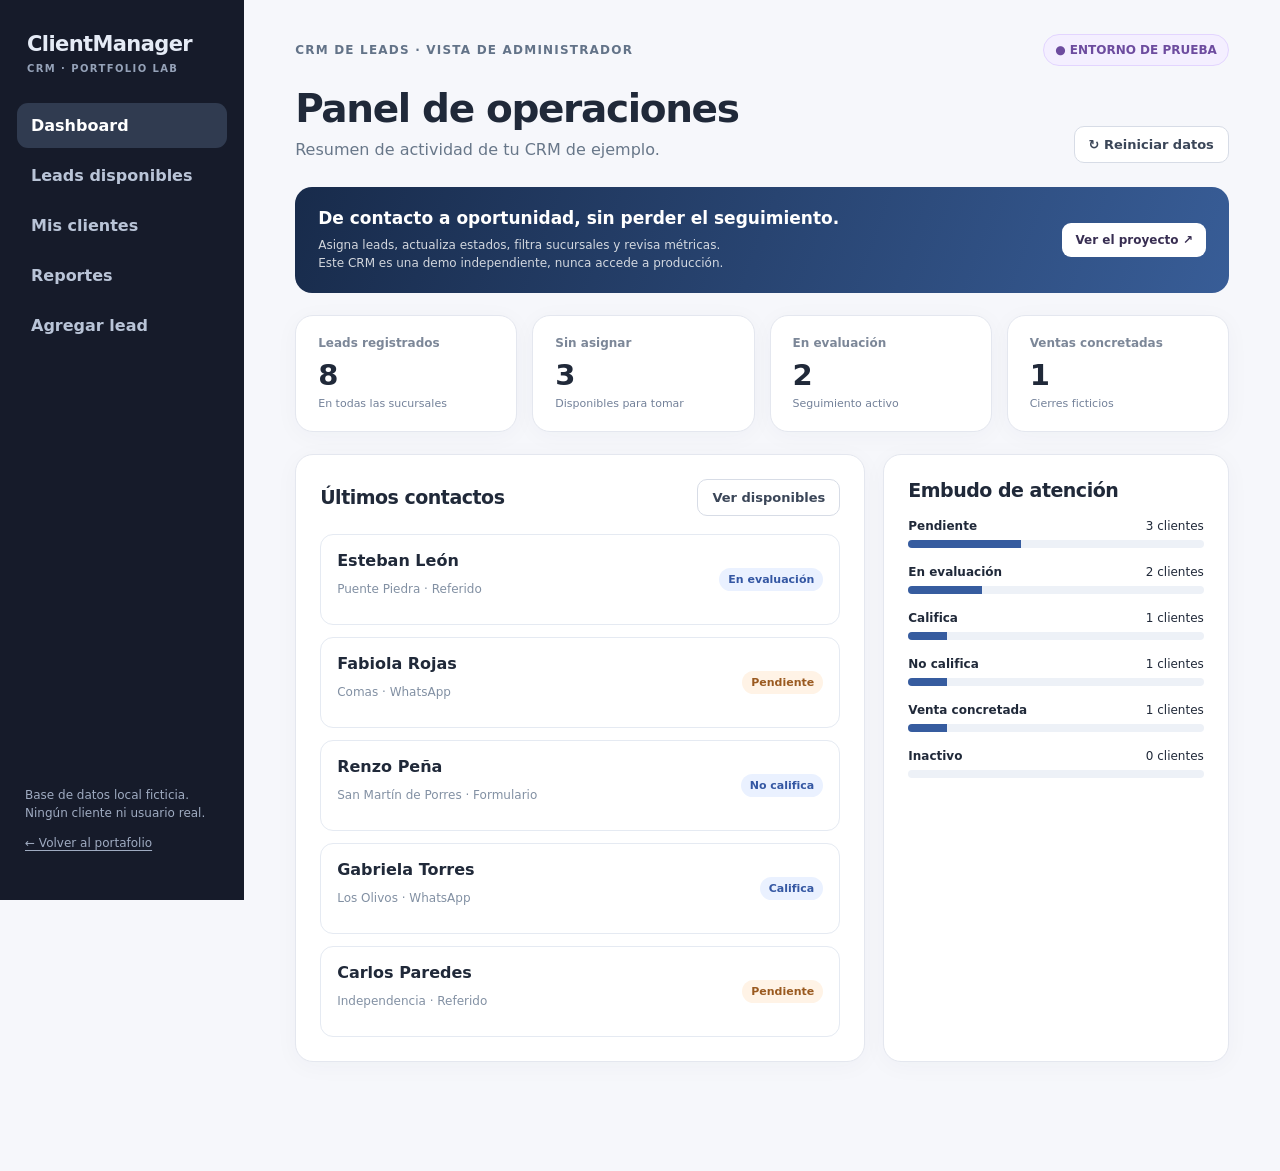
<file: demos/clientmanager.html>
<!doctype html>
<html lang="es"><head><meta charset="utf-8"><meta name="viewport" content="width=device-width,initial-scale=1"><meta name="theme-color" content="#161b2a"><meta name="description" content="CRM interactivo con clientes ficticios, independiente del sistema en producción."><title>ClientManager · Demo interactiva</title><link rel="stylesheet" href="demo.css"></head>
<body style="--accent:#365c9f"><div class="layout"><aside class="sidebar"><a class="brand" href="../index.html#portfolios">ClientManager<small>CRM · portfolio lab</small></a><nav id="menu" class="menu" aria-label="Secciones"></nav><div class="navfoot">Base de datos local ficticia. Ningún cliente ni usuario real.<p><a href="../index.html#portfolios">← Volver al portafolio</a></p></div></aside><main class="workspace"><header class="topline"><span class="eyebrow">CRM de leads · Vista de administrador</span><span class="chip demo">● ENTORNO DE PRUEBA</span></header><div id="app"></div></main></div><div id="toast" class="toast hide" role="status" aria-live="polite"></div><script defer src="clientmanager.js"></script></body></html>
</file>
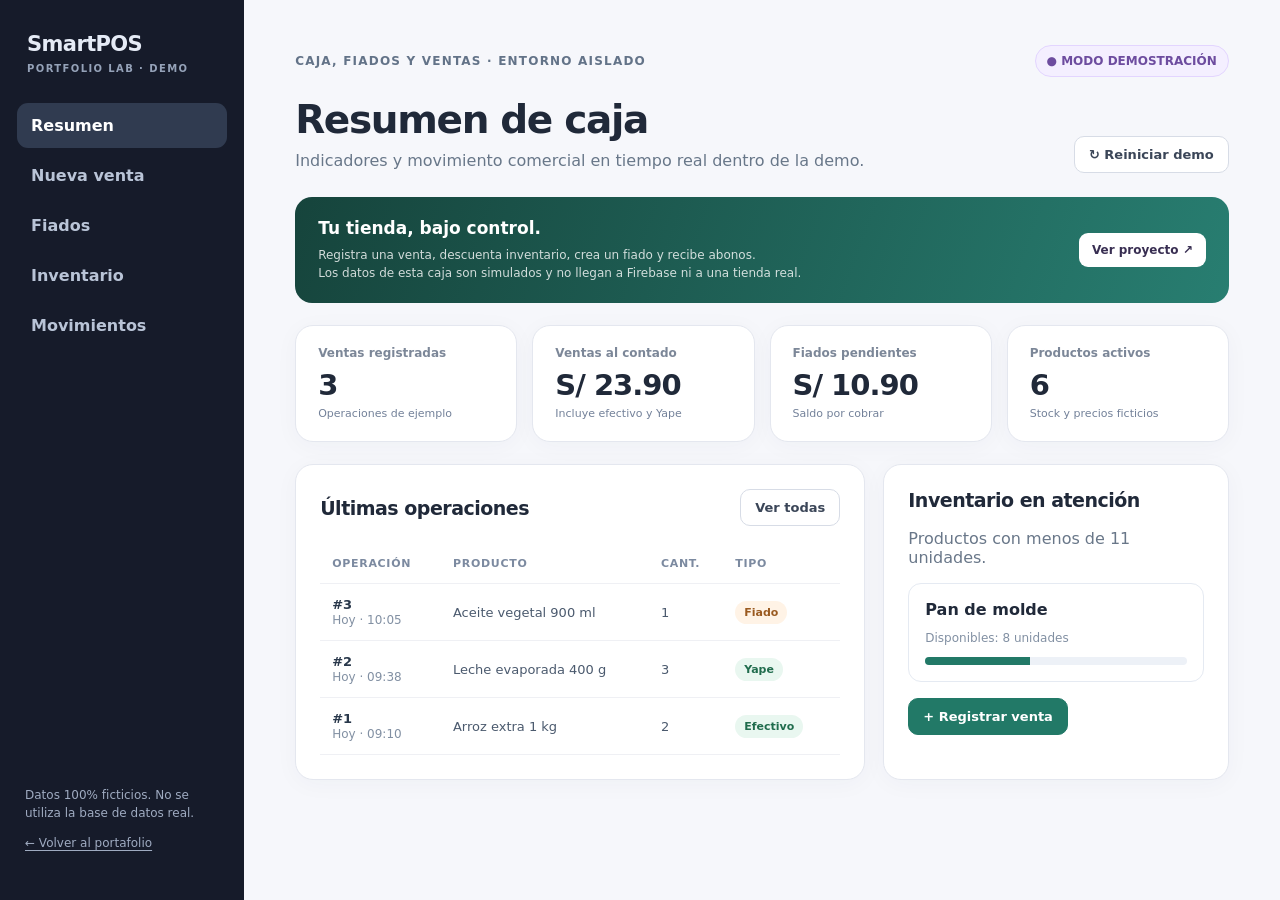
<file: demos/smartpos.html>
<!doctype html>
<html lang="es"><head><meta charset="utf-8"><meta name="viewport" content="width=device-width,initial-scale=1"><meta name="theme-color" content="#161b2a"><meta name="description" content="Demostración interactiva independiente con datos ficticios. Sin registro ni backend."><title>SmartPOS · Demo interactiva</title><link rel="stylesheet" href="demo.css"></head>
<body style="--accent:#227967"><div class="layout"><aside class="sidebar"><a class="brand" href="../index.html#portfolios">SmartPOS<small>Portfolio lab · demo</small></a><nav class="menu" id="menu" aria-label="Secciones"></nav><div class="navfoot">Datos 100% ficticios. No se utiliza la base de datos real.<p><a href="../index.html#portfolios">← Volver al portafolio</a></p></div></aside><main class="workspace"><header class="topline"><span class="eyebrow">Caja, fiados y ventas · Entorno aislado</span><span class="chip demo">● MODO DEMOSTRACIÓN</span></header><div id="app"></div></main></div><div id="toast" class="toast hide" role="status" aria-live="polite"></div><script defer src="smartpos.js"></script></body></html>
</file>
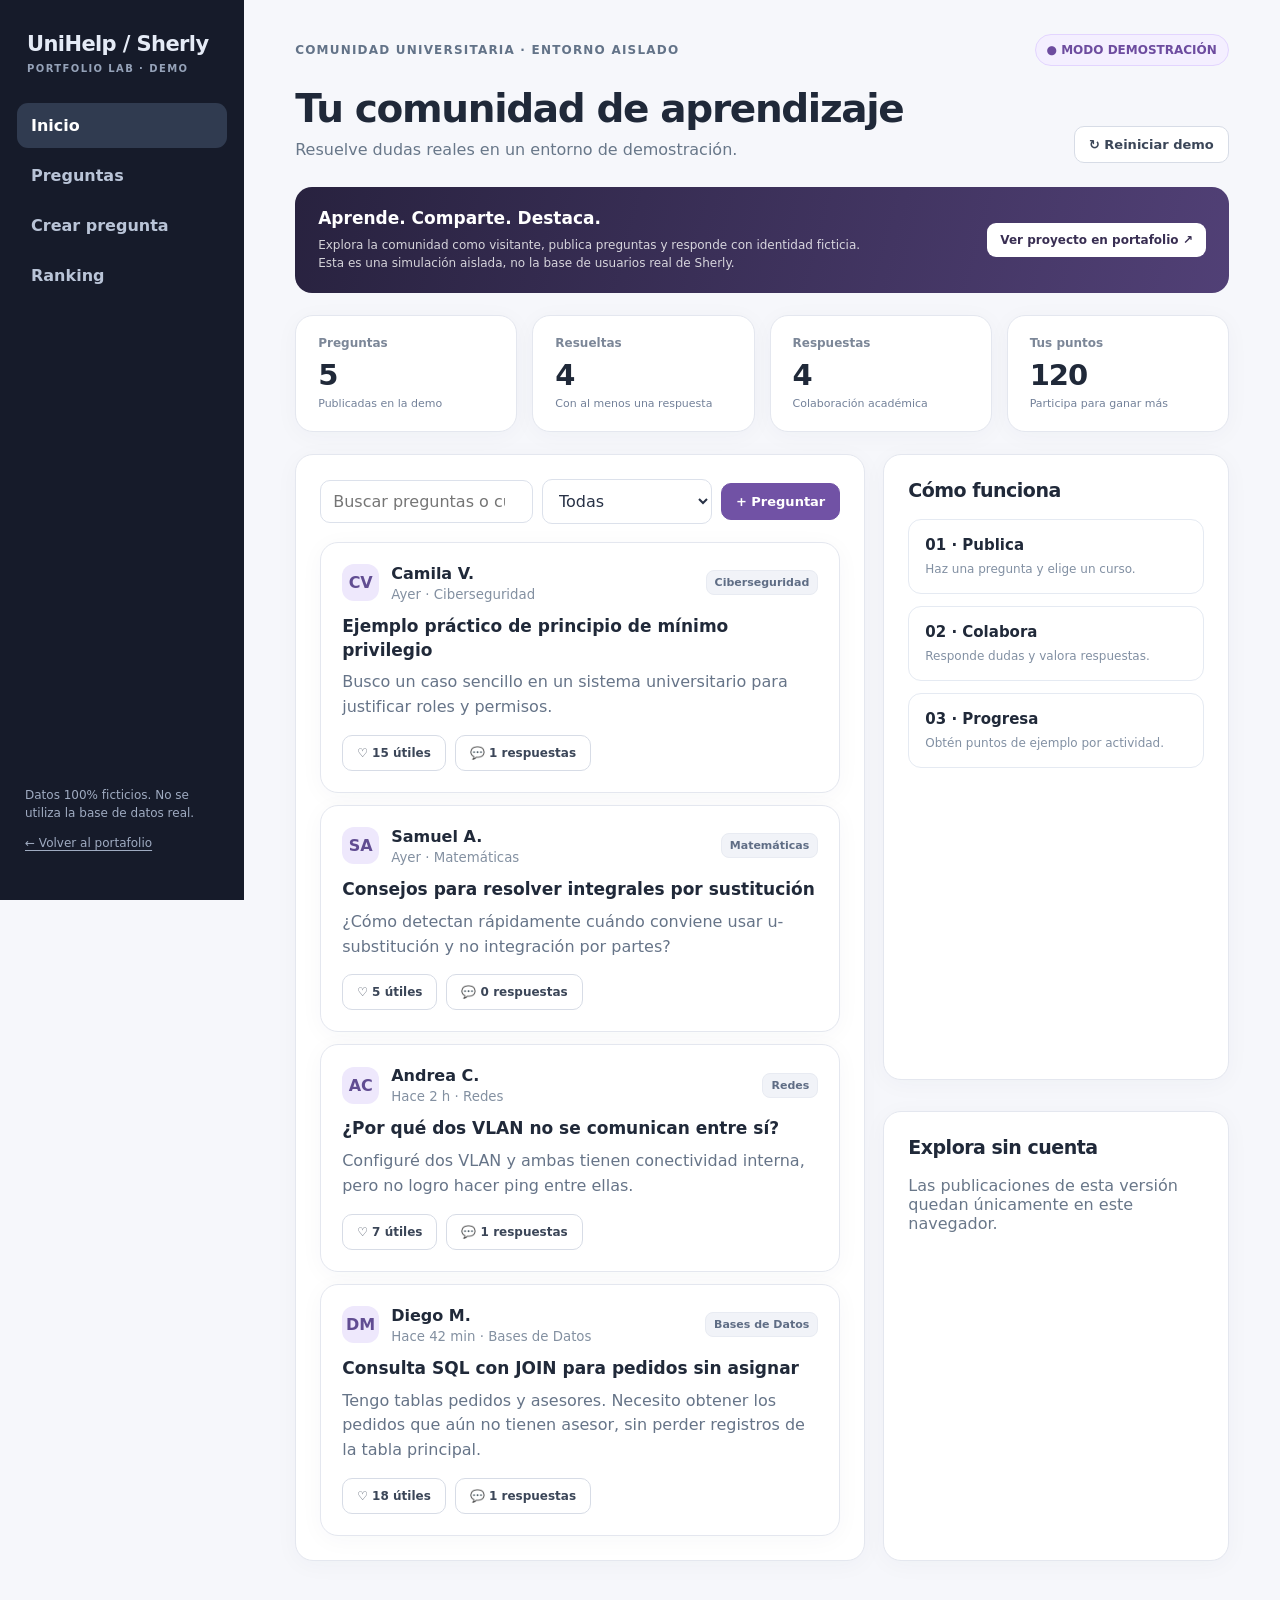
<file: demos/unihelp.html>
<!doctype html>
<html lang="es"><head><meta charset="utf-8"><meta name="viewport" content="width=device-width,initial-scale=1"><meta name="theme-color" content="#161b2a"><meta name="description" content="Demostración interactiva independiente con datos ficticios. Sin registro ni backend."><title>UniHelp · Demo interactiva</title><link rel="stylesheet" href="demo.css"></head>
<body style="--accent:#7152a5"><div class="layout"><aside class="sidebar"><a class="brand" href="../index.html#portfolios">UniHelp / Sherly<small>Portfolio lab · demo</small></a><nav class="menu" id="menu" aria-label="Secciones"></nav><div class="navfoot">Datos 100% ficticios. No se utiliza la base de datos real.<p><a href="../index.html#portfolios">← Volver al portafolio</a></p></div></aside><main class="workspace"><header class="topline"><span class="eyebrow">Comunidad universitaria · Entorno aislado</span><span class="chip demo">● MODO DEMOSTRACIÓN</span></header><div id="app"></div></main></div><div id="toast" class="toast hide" role="status" aria-live="polite"></div><script defer src="unihelp.js"></script></body></html>
</file>
<file: demos/demo.css>
:root{font-family:Inter,ui-sans-serif,system-ui,-apple-system,BlinkMacSystemFont,"Segoe UI",sans-serif;color:#202939;background:#f6f7fb;font-synthesis:none}*{box-sizing:border-box}body{margin:0}button,input,textarea,select{font:inherit}button{cursor:pointer}a{color:inherit;text-decoration:none}button:focus-visible,a:focus-visible,input:focus-visible,select:focus-visible,textarea:focus-visible{outline:3px solid #78b4e9;outline-offset:2px}.layout{min-height:100vh;display:grid;grid-template-columns:244px minmax(0,1fr)}.sidebar{background:#161b2a;color:#e5ebf6;padding:28px 17px;position:sticky;top:0;height:100vh;display:flex;flex-direction:column;gap:25px}.brand{font-size:21px;font-weight:800;letter-spacing:-.6px;padding:4px 10px}.brand small{display:block;color:#95a2b8;letter-spacing:1.4px;font-size:10px;font-weight:650;margin-top:7px;text-transform:uppercase}.menu{display:grid;gap:5px}.menu button{width:100%;text-align:left;border:0;border-radius:11px;background:transparent;color:#b9c4d7;padding:13px 14px;font-weight:650}.menu button:hover,.menu button.active{background:#303b50;color:#fff}.navfoot{margin-top:auto;font-size:12px;color:#9fabc1;line-height:1.5;padding:8px}.navfoot a{text-decoration:underline;text-underline-offset:3px}.workspace{padding:34px clamp(18px,4vw,58px) 90px;max-width:1480px;width:100%;margin:auto}.topline{display:flex;justify-content:space-between;gap:16px;align-items:center;flex-wrap:wrap}.eyebrow{font-size:12px;letter-spacing:1.2px;text-transform:uppercase;font-weight:800;color:#637388}.chip{padding:8px 11px;border-radius:999px;border:1px solid #dfdfea;background:#fff;font-size:12px;font-weight:700;color:#616d80}.chip.demo{color:#6d4c9f;background:#f4efff;border-color:#e3d5ff}.heading{display:flex;justify-content:space-between;align-items:flex-end;gap:12px;flex-wrap:wrap;margin:20px 0 24px}h1{margin:0 0 7px;letter-spacing:-1.35px;font-size:clamp(28px,3.5vw,39px)}h2{margin:0 0 18px;letter-spacing:-.5px;font-size:19px}h3{margin:0 0 8px;font-size:15px}.muted{color:#697789}.heading p{margin:0;color:#687789;line-height:1.55}.notice{background:#fff;border:1px solid #e3e6ef;border-radius:16px;padding:15px 18px;display:flex;align-items:center;justify-content:space-between;gap:15px;flex-wrap:wrap;margin:0 0 24px}.notice strong{font-size:13px}.notice p{margin:4px 0 0;color:#728094;font-size:12px}.btn{border:1px solid #d7dce6;color:#3b4658;background:white;border-radius:10px;padding:10px 14px;font-size:13px;font-weight:750;display:inline-flex;align-items:center;gap:7px;justify-content:center}.btn:hover{background:#f1f4fa}.btn.primary{background:var(--accent,#4558a6);color:white;border-color:var(--accent,#4558a6)}.btn.primary:hover{filter:brightness(1.1)}.btn.danger{color:#a83240}.stats{display:grid;grid-template-columns:repeat(4,minmax(0,1fr));gap:15px;margin-bottom:22px}.stat,.panel,.post{background:#fff;border:1px solid #e4e7ef;border-radius:18px;box-shadow:0 4px 24px rgba(39,46,84,.035)}.stat{padding:20px 22px}.stat label{display:block;font-size:12px;font-weight:700;color:#7c8798}.stat b{display:block;font-size:29px;letter-spacing:-1px;margin-top:8px;font-variant-numeric:tabular-nums}.stat small{color:#738199;font-size:11px}.panel{padding:24px;margin-bottom:19px}.panel-head{display:flex;justify-content:space-between;align-items:center;gap:15px;flex-wrap:wrap;margin-bottom:18px}.panel-head h2{margin:0}.toolbar{display:flex;gap:9px;align-items:center;flex-wrap:wrap;margin-bottom:18px}.input,select,textarea{background:#fff;border:1px solid #dce1eb;border-radius:10px;padding:11px 12px;color:#283246;min-width:0;max-width:100%}.input{flex:1;min-width:180px}textarea{width:100%;resize:vertical;min-height:92px}label.field{display:block;font-size:12px;font-weight:700;color:#586579;margin:12px 0 6px}.split{display:grid;grid-template-columns:minmax(0,1.65fr) minmax(270px,1fr);gap:18px}.list{display:grid;gap:12px}.post{padding:21px}.posttop{display:flex;gap:12px;align-items:center;margin-bottom:13px}.avatar{background:#eee8fc;color:#614d92;height:37px;width:37px;border-radius:12px;display:grid;place-items:center;font-weight:900}.posttop small{display:block;color:#8390a1;margin-top:4px}.post h3{font-size:17px;line-height:1.4}.post p{line-height:1.55;color:#667488;margin:7px 0 14px}.tags{display:flex;gap:7px;flex-wrap:wrap}.tag{background:#f1f3f8;border:1px solid #e8ebf2;color:#5f6d85;padding:5px 8px;border-radius:8px;font-size:11px;font-weight:750}.postactions{display:flex;gap:9px;align-items:center;flex-wrap:wrap;margin-top:15px}.postactions button{font-size:12px}.stack{display:grid;gap:12px}.smallinfo{background:#f7f8fb;border-radius:12px;padding:14px;color:#647186;font-size:13px;line-height:1.55}.table-wrap{overflow-x:auto}table{border-collapse:collapse;width:100%;min-width:610px}th,td{padding:13px 12px;text-align:left;border-bottom:1px solid #eff0f4;font-size:13px}th{font-size:11px;text-transform:uppercase;letter-spacing:.7px;color:#7c8aa0}td{color:#4b5a6e}td strong{color:#29384b}.pill{font-size:11px;border-radius:999px;background:#e9f7f0;color:#206c4d;padding:5px 9px;display:inline-block;font-weight:700}.pill.orange{background:#fff3e6;color:#9a5a20}.pill.blue{background:#eaf1ff;color:#3457a3}.progress{height:8px;background:#edf1f7;border-radius:10px;overflow:hidden}.progress>span{display:block;background:var(--accent,#4558a6);height:100%}.blank{padding:28px;text-align:center;color:#8290a1}.hide{display:none!important}.toast{position:fixed;right:18px;bottom:18px;background:#1b283a;color:#fff;padding:13px 17px;box-shadow:0 10px 32px #0002;border-radius:12px;font-size:13px;z-index:20;max-width:400px}.right{text-align:right}.money{font-variant-numeric:tabular-nums}.actions-inline{display:flex;gap:7px;flex-wrap:wrap}.center{text-align:center}.formgrid{display:grid;grid-template-columns:repeat(2,minmax(0,1fr));gap:0 16px}.formgrid .full{grid-column:1/-1}.feature{border:1px solid #e5eaf2;padding:16px;border-radius:13px}.feature h3{margin-bottom:4px}.subtle{font-size:12px;color:#8290a3}.hero-tip{background:linear-gradient(105deg,#28223f,#514076);color:white;border-radius:17px;padding:21px 23px;margin:0 0 22px;display:flex;justify-content:space-between;gap:18px;flex-wrap:wrap}.hero-tip strong{font-size:17px}.hero-tip p{font-size:12px;opacity:.8;margin:8px 0 0;line-height:1.5}.hero-tip a{align-self:center;background:white;color:#382e52;padding:10px 13px;border-radius:9px;font-weight:750;font-size:12px}@media(max-width:1000px){.stats{grid-template-columns:repeat(2,1fr)}.split{grid-template-columns:1fr}}@media(max-width:720px){.layout{display:block}.sidebar{position:relative;height:auto;padding:14px 16px;gap:9px}.brand{font-size:18px}.brand small{font-size:9px}.menu{display:flex;overflow-x:auto;gap:5px;padding-bottom:3px}.menu button{white-space:nowrap;width:auto;padding:10px 11px;font-size:12px}.navfoot{display:none}.workspace{padding:23px 15px 70px}.stats{gap:8px}.stat{padding:15px}.stat b{font-size:23px}.panel{padding:17px}.formgrid{grid-template-columns:1fr}}
</file>
